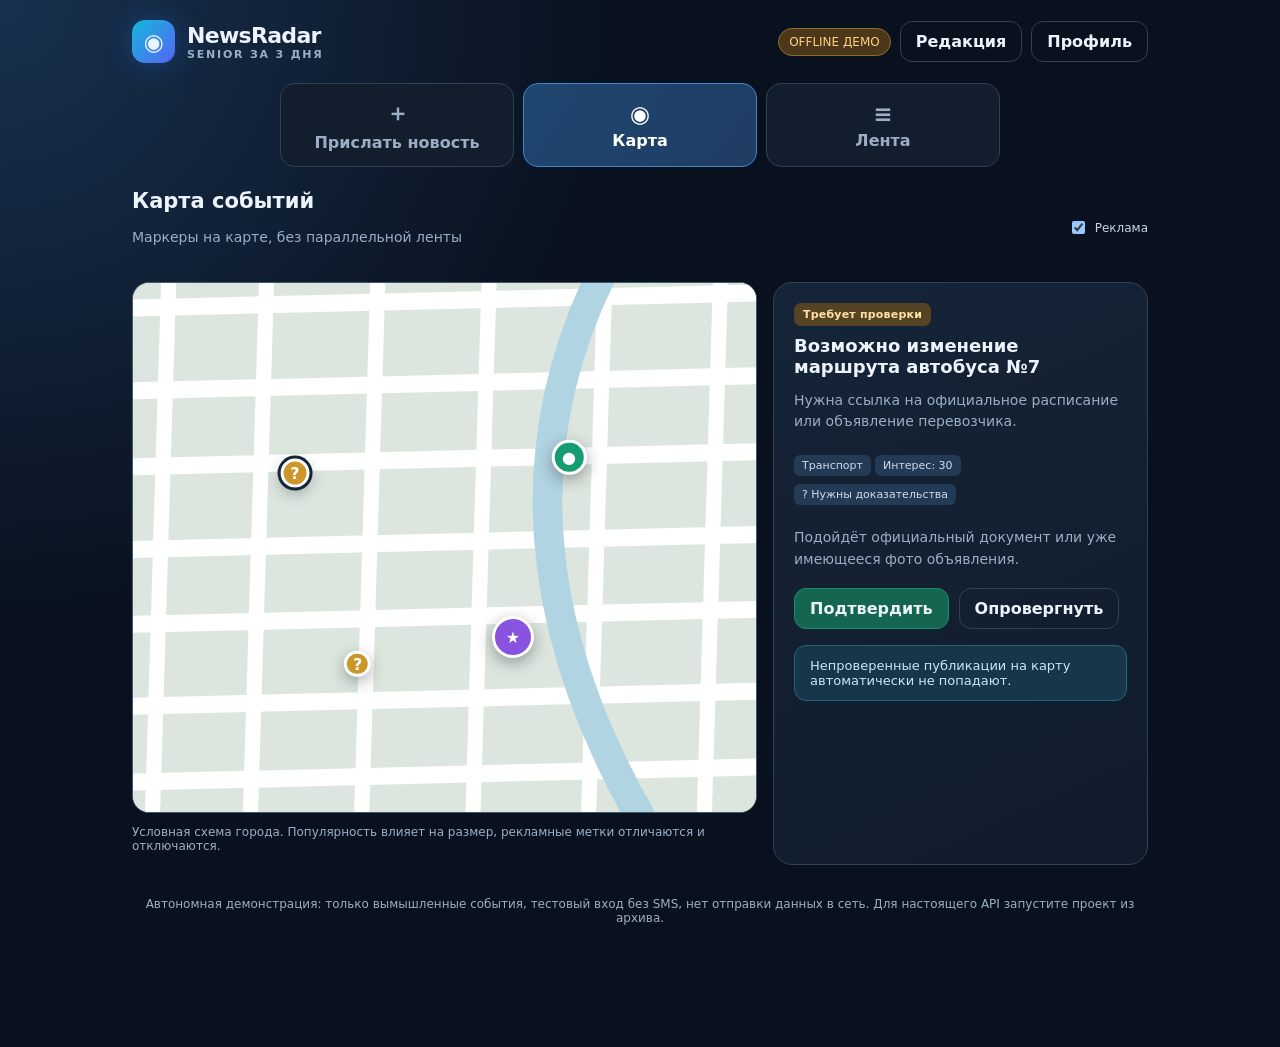
<file: offline_demo.html>
<!doctype html><html lang="ru"><head><meta charset="utf-8"><meta name="viewport" content="width=device-width,initial-scale=1"><title>NewsRadar · автономное демо</title><style>:root{color-scheme:dark;--bg:#09111e;--panel:#121e2d;--panel2:#1b2a3d;--panel3:#20334a;--line:#304155;--text:#ecf3fb;--muted:#9baec5;--accent:#66b7ff;--green:#61dbb5;--amber:#ffd180;--red:#ff8892;--shadow:0 15px 48px #0006}*{box-sizing:border-box}body{margin:0;font-family:Inter,system-ui,-apple-system,'Segoe UI',Arial,sans-serif;background:radial-gradient(circle at top left,#18314f 0,transparent 38%),var(--bg);color:var(--text)}button,input,select,textarea{font:inherit}button{cursor:pointer}button:disabled{cursor:not-allowed;opacity:.45}a{color:var(--accent)}:focus-visible{outline:3px solid #7dd3fc;outline-offset:2px}.hidden{display:none!important}.shell{max-width:1220px;margin:auto;padding:20px 22px 110px;min-height:100vh}.header{display:flex;align-items:center;justify-content:space-between;gap:12px;margin-bottom:20px}.brand{display:flex;align-items:center;gap:12px;font-weight:800;font-size:22px;letter-spacing:-.7px}.brand small{display:block;font-size:11px;font-weight:600;letter-spacing:1.8px;text-transform:uppercase;color:var(--muted)}.logo{width:43px;height:43px;border-radius:13px;background:linear-gradient(135deg,#13b9dc,#5564f3);display:grid;place-items:center;box-shadow:0 0 30px #287bff4d;font-size:23px}.header-actions{display:flex;align-items:center;gap:9px}.chip,.pill{font-size:12px;padding:6px 10px;border-radius:99px;color:var(--muted);background:var(--panel2);border:1px solid var(--line)}.demo{color:#ffd180;background:#4b371a;border:1px solid #916b28}.btn{border:1px solid var(--line);border-radius:12px;padding:10px 15px;background:var(--panel2);color:var(--text);font-weight:650;transition:background .15s,transform .15s;text-decoration:none;display:inline-flex;align-items:center;justify-content:center;gap:8px;min-height:40px}.btn:hover{background:#28405b}.btn:active{transform:scale(.98)}.primary{background:linear-gradient(130deg,#327cdd,#635ff2);border-color:transparent;color:white}.primary:hover{background:linear-gradient(130deg,#378dea,#7675ff)}.green{background:#146650;border-color:#1c8b6b}.ghost{background:transparent}.danger{color:#ffb0b9;border-color:#774452;background:#3d232f}.muted{color:var(--muted)}.nav{display:grid;grid-template-columns:repeat(3,1fr);gap:9px;margin-bottom:22px}.nav button{border:1px solid var(--line);border-radius:15px;padding:14px 8px;font-weight:700;background:var(--panel);color:var(--muted)}.nav button.active{background:linear-gradient(125deg,#1e4770,#203c63);border-color:#4286ce;color:white}.nav button span{display:block;font-size:23px;margin-bottom:4px}.grid2{display:grid;grid-template-columns:1.6fr 1fr;gap:18px}.map-wrap{height:clamp(390px,63vh,700px);border-radius:20px;overflow:hidden;border:1px solid var(--line);position:relative;background:#14243a}.leaflet-container{height:100%;width:100%;background:#d5e3d7}.map-alt{height:100%;background:#e4e9e3;position:relative;overflow:hidden;color:#15314a}.map-alt .roads{height:100%;width:100%;position:absolute;inset:0}.map-dot{position:absolute;transform:translate(-50%,-50%);border:3px solid white;display:grid;place-items:center;box-shadow:0 4px 16px #20304070;font-weight:900;color:white;font-size:16px;z-index:3;border-radius:50%;cursor:pointer;transition:transform .16s}.map-dot:hover{transform:translate(-50%,-50%) scale(1.1)}.dot-event{background:#10a875}.dot-order{background:#d69b28}.dot-ad{background:#8952df}.map-dot.selected{outline:3px solid #0c1521;outline-offset:2px}.leaflet-div-icon{background:transparent;border:none}.leaf-pin{border:2px solid #fff;border-radius:50%;box-shadow:0 4px 14px #0005;display:grid;place-items:center;color:#fff;font-weight:900}.leaf-pin.order{background:#d69b28}.leaf-pin.event{background:#10a875}.leaf-pin.ad{background:#8952df}.map-selected{position:absolute;bottom:15px;left:15px;right:15px;z-index:500;background:#14233aee;border:1px solid #4c617b;border-radius:16px;padding:14px;box-shadow:var(--shadow)}.map-selected h3{margin:4px 0 8px;font-size:17px}.map-selected p{margin:0 0 8px;font-size:13px;color:#ccdae9}.map-selected .actions{display:flex;gap:8px;flex-wrap:wrap;margin-top:10px}.map-selected button{font-size:12px;min-height:34px}.panel{background:linear-gradient(155deg,#152437,#101c2c);border:1px solid var(--line);border-radius:19px;padding:20px}.panel h1{font-size:25px;letter-spacing:-.7px;margin:0 0 9px}.panel h2{font-size:18px;margin:0 0 13px}.sub{color:var(--muted);font-size:14px;line-height:1.55;margin:0 0 18px}.row{display:flex;align-items:center;gap:10px}.between{justify-content:space-between}.wrap{flex-wrap:wrap}.form{display:grid;gap:14px}.field{display:grid;gap:6px}.field label{font-size:13px;color:#bed1e5;font-weight:650}.field input,.field textarea,.field select{width:100%;background:#0d1928;border:1px solid #3d5068;color:var(--text);border-radius:11px;padding:12px;outline:none;min-height:42px}.field textarea{min-height:96px;resize:vertical}.field input:focus,.field textarea:focus,.field select:focus{border-color:#76b8ff}.two{display:grid;grid-template-columns:1fr 1fr;gap:12px}.map-tools{display:flex;align-items:center;justify-content:space-between;gap:9px;flex-wrap:wrap;margin-bottom:12px}.map-tools .btn{font-size:12px}.tag{padding:5px 9px;border-radius:7px;font-size:11px;font-weight:700;letter-spacing:.2px}.tag.review{background:#263e59;color:#add3ff}.tag.order{background:#564324;color:#ffe2a4}.tag.published{background:#194e40;color:#79f1c9}.tag.rejected{background:#532c36;color:#ffc1c7}.tag.ad{background:#3f295b;color:#e0c7ff}.section-title{font-size:21px;font-weight:800;margin:0 0 14px}.story{background:var(--panel);border:1px solid var(--line);border-radius:16px;padding:16px;margin-bottom:11px}.story h3{font-size:16px;line-height:1.32;margin:8px 0}.story p{font-size:13px;line-height:1.5;color:var(--muted);margin:8px 0 12px}.story .meta{font-size:12px;color:#a4b8d0}.story .buttons{display:flex;gap:8px}.story .buttons button{flex:1}.stats{display:grid;grid-template-columns:repeat(3,1fr);gap:10px;margin-bottom:18px}.stat{border:1px solid var(--line);border-radius:13px;padding:15px;background:var(--panel)}.stat b{display:block;font-size:23px}.stat small{font-size:11px;color:var(--muted)}.auth-cover{position:fixed;inset:0;background:#06101ccd;z-index:3000;display:flex;align-items:center;justify-content:center;padding:20px;backdrop-filter:blur(5px)}.modal{background:#132236;border:1px solid #49617d;border-radius:20px;padding:22px;width:min(100%,480px);max-height:90vh;overflow-y:auto;box-shadow:var(--shadow)}.modal h2{margin:0 0 12px}.modal .sub{margin-bottom:13px}.modal-actions{display:flex;justify-content:flex-end;gap:10px;margin-top:20px}.notice{padding:12px 15px;border-radius:12px;background:#17364a;border:1px solid #256580;color:#c4eafa;font-size:13px}.notice.warn{background:#45371e;border-color:#806529;color:#ffe1ad}.error-text{color:#ff9aa7;font-size:13px}.success-text{color:#85e9bf;font-size:13px}.footer{color:var(--muted);text-align:center;font-size:12px;margin-top:32px}.loading{opacity:.65;pointer-events:none}.bullets{padding-left:19px;color:var(--muted);font-size:13px;line-height:1.75}.empty{padding:36px 15px;border:1px dashed var(--line);border-radius:14px;color:var(--muted);text-align:center}.sticky{position:sticky;top:20px}.switch{display:flex;gap:7px;align-items:center;font-size:12px;color:#c5d5e7}#toast{position:fixed;bottom:22px;right:22px;max-width:min(90vw,390px);background:#173b43;border:1px solid #358b8c;border-radius:14px;padding:15px;z-index:3500;box-shadow:var(--shadow);display:none}#toast.bad{background:#4b2736;border-color:#be6a7d}#toast.show{display:block}.editor-grid{display:grid;grid-template-columns:1.2fr 1fr;gap:15px}.editor-item{border:1px solid var(--line);border-radius:12px;padding:13px;cursor:pointer;margin-bottom:8px}.editor-item.active{border-color:#70b4f3;background:#1c3450}.editor-item small{display:block;color:var(--muted);margin-top:5px}.editor-item b{display:block;font-size:14px;margin:7px 0}.timeline{border-left:2px solid #3c647f;padding-left:14px;display:grid;gap:9px}.timeline-item{font-size:13px;color:var(--muted);padding:5px 0}.tiny{font-size:12px}.editor-list{max-height:490px;overflow-y:auto}.footnote{font-size:12px;color:var(--muted)}@media(max-width:760px){.shell{padding:12px 12px 106px}.header{margin-bottom:12px}.brand{font-size:18px}.brand small{font-size:10px}.header-actions .editor-link{display:none}.grid2,.editor-grid{grid-template-columns:1fr}.map-wrap{height:55vh;min-height:360px}.nav{position:fixed;z-index:1500;bottom:0;left:0;right:0;display:grid;grid-template-columns:repeat(3,1fr);margin:0;padding:9px 10px calc(9px + env(safe-area-inset-bottom));background:#0b1627f5;border-top:1px solid #324256;gap:6px}.nav button{padding:8px 4px;min-height:59px;border-radius:10px;font-size:12px}.nav button span{font-size:20px}.panel{padding:16px}.map-selected{left:8px;right:8px;bottom:8px}.two{grid-template-columns:1fr}.stats{grid-template-columns:repeat(3,1fr)}.stat{padding:11px}.stat b{font-size:18px}.sticky{position:static}}@media(prefers-reduced-motion:reduce){*{transition:none!important;scroll-behavior:auto!important}}

.offmap{height:clamp(360px,59vh,620px);background:#dfe8df;position:relative;border:1px solid #41596c;overflow:hidden;border-radius:17px}.offmap svg{width:100%;height:100%;position:absolute;inset:0}.offdot{position:absolute;display:grid;place-items:center;transform:translate(-50%,-50%);border:3px solid white;border-radius:50%;color:#fff;font-weight:800;box-shadow:0 5px 16px #0005;cursor:pointer;z-index:3}.offdot:focus-visible{outline-color:#0c1521}.offdot:hover{filter:brightness(1.12)}.offdot.ad{background:#8952df}.offdot.event{background:#159d71}.offdot.order{background:#cc962a}.offlayout{display:grid;grid-template-columns:1.5fr .9fr;gap:16px}.offcard{margin-top:12px}.nav{max-width:720px;margin-left:auto;margin-right:auto}.offapp{max-width:1060px;margin:auto}.offpill{display:inline-block;margin:4px 4px 4px 0;padding:4px 8px;border-radius:6px;font-size:11px;background:#243b55;color:#cedded}@media(max-width:770px){.offlayout{grid-template-columns:1fr}.offmap{height:55vh}.offapp{padding-bottom:78px}}
</style></head><body><div class="shell offapp"><header class="header"><div class="brand"><div class="logo">◉</div><div>NewsRadar<small>Senior за 3 дня</small></div></div><div class="header-actions"><span class="chip demo">OFFLINE ДЕМО</span><button class="btn ghost" id="edbtn">Редакция</button><button class="btn ghost" id="profilebtn">Профиль</button></div></header><nav class="nav" id="nav"><button data-page="send"><span>＋</span>Прислать новость</button><button data-page="map" class="active"><span>◉</span>Карта</button><button data-page="feed"><span>≡</span>Лента</button></nav><div id="main"></div><p class="footer">Автономная демонстрация: только вымышленные события, тестовый вход без SMS, нет отправки данных в сеть. Для настоящего API запустите проект из архива.</p></div><div id="modalCover" class="auth-cover hidden"><div class="modal"><div class="row between"><h2 id="modalTitle">Вход</h2><button class="btn ghost" onclick="closeModal()">✕</button></div><div id="modalBody"></div></div></div><div id="toast" role="status" aria-live="polite"></div><script>
const seed=[{id:1,title:'Возможно изменение маршрута автобуса №7',summary:'Нужна ссылка на официальное расписание или объявление перевозчика.',topic:'Транспорт',lat:55.752,lon:37.618,dx:26,dy:36,status:'order',question:'Подойдёт официальный документ или уже имеющееся фото объявления.',popularity:30,promoted:false,draft:1},{id:2,title:'Открытие выставки городской фотографии',summary:'Организаторы подтвердили программу мероприятия.',topic:'Культура',dx:70,dy:33,status:'published',popularity:210,promoted:false,draft:1},{id:3,title:'Концерт — рекламная афиша',summary:'Партнёрское событие с видеотизером (пример рекламной карточки).',topic:'Афиша',dx:61,dy:67,status:'published',popularity:45,promoted:true,draft:1},{id:4,title:'Уточняется режим работы спорткомплекса',summary:'Нет официального подтверждения информации об изменении графика.',topic:'Город',dx:36,dy:72,status:'order',question:'Нужно официальное объявление или документ.',popularity:12,promoted:false,draft:1},{id:5,title:'Новый мастер-класс по робототехнике',summary:'Сообщество опубликовало анонс встречи.',topic:'Технологии',dx:74,dy:78,status:'review',popularity:6,promoted:false,draft:1}];
let events=JSON.parse(localStorage.getItem('nr_off_events')||'null')||seed;let responses=JSON.parse(localStorage.getItem('nr_off_responses')||'[]');let user=localStorage.getItem('nr_off_phone')||'';let credits=Number(localStorage.getItem('nr_off_credits')||'0');let page='map',selected=1,ad=true,radius=10;
function save(){localStorage.setItem('nr_off_events',JSON.stringify(events));localStorage.setItem('nr_off_responses',JSON.stringify(responses));localStorage.setItem('nr_off_credits',String(credits));}
function q(id){return document.getElementById(id)}
function esc(s){return String(s??'').replace(/[&<>"']/g,c=>({'&':'&amp;','<':'&lt;','>':'&gt;','"':'&quot;',"'":'&#39;'}[c]))}
function notify(s){q('toast').textContent=s;q('toast').className='show';setTimeout(()=>q('toast').className='',4000)}
function modal(title,body){q('modalTitle').textContent=title;q('modalBody').innerHTML=body;q('modalCover').classList.remove('hidden')}
function closeModal(){q('modalCover').classList.add('hidden')}
function login(next){modal('Вход по номеру телефона',`<p class="sub">Только для демонстрации: SMS не отправляется, телефон хранится в вашем браузере.</p><div class="field"><label>Номер (можно тестовый)</label><input id="phone" placeholder="+79990000000" type="tel"/></div><div class="field" style="margin-top:10px"><label>Тестовый код: 123456</label><input id="code" inputmode="numeric" placeholder="123456"/></div><button class="btn primary" style="margin-top:14px" id="oklogin">Войти</button>`);q('oklogin').onclick=()=>{if(!/^\+[1-9]\d{9,14}$/.test(q('phone').value)||q('code').value!=='123456'){notify('Введите тестовый номер и код 123456');return}user=q('phone').value;localStorage.setItem('nr_off_phone',user);closeModal();notify('Демо-вход выполнен');if(next)next();else render()}}
function tab(name){page=name;document.querySelectorAll('#nav [data-page]').forEach(b=>b.classList.toggle('active',b.dataset.page===name));render()}
function eventBadge(e){return e.promoted?'<span class="tag ad">Реклама</span>':`<span class="tag ${e.status}">${e.status==='order'?'Требует проверки':e.status==='published'?'Проверено редактором':e.status==='review'?'Редакторская проверка':'Отклонено'}</span>`}
function mapPage(){let visible=events.filter(e=>['order','published'].includes(e.status)&&(!e.promoted||ad));let e=visible.find(x=>x.id===selected)||visible[0];let markers=visible.map(x=>{let r=Math.min(47,19+Math.log2(1+x.popularity)*2+(x.promoted?12:0));return `<button aria-label="${esc(x.title)}" title="${esc(x.title)}" onclick="selected=${x.id};render()" class="offdot ${x.promoted?'ad':x.status==='order'?'order':'event'}" style="width:${r}px;height:${r}px;left:${x.dx}%;top:${x.dy}%;${selected===x.id?'outline:3px solid #16263a;':''}">${x.promoted?'★':x.status==='order'?'?':'●'}</button>`}).join('');const road=`<svg viewBox="0 0 700 530" preserveAspectRatio="none" aria-hidden="true"><rect width="700" height="530" fill="#dce6df"/><g stroke="white" stroke-width="17">${[25,108,184,267,342,424,500].map(y=>`<path d="M0 ${y} L700 ${y-15}"/>`).join('')}${[40,150,275,400,530,660].map(x=>`<path d="M${x} 0 L${x-18} 530"/>`).join('')}</g><path d="M530 -15 Q380 250 580 550" fill="none" stroke="#b1d4e2" stroke-width="33"/></svg>`;return `<div class="row between wrap" style="margin-bottom:15px"><div><h1 class="section-title">Карта событий</h1><p class="sub">Маркеры на карте, без параллельной ленты</p></div><label class="switch"><input type="checkbox" id="adBox" ${ad?'checked':''} onchange="ad=this.checked;render()"> Реклама</label></div><div class="offlayout"><div><div class="offmap">${road}${markers}</div><p class="footnote">Условная схема города. Популярность влияет на размер, рекламные метки отличаются и отключаются.</p></div><aside class="panel">${e?`${eventBadge(e)}<h2 style="margin-top:13px">${esc(e.title)}</h2><p class="sub">${esc(e.summary)}</p><span class="offpill">${esc(e.topic)}</span><span class="offpill">Интерес: ${e.popularity}</span><span class="offpill">${e.promoted?'★ Реклама':e.status==='order'?'? Нужны доказательства':'✓ Проверено'}</span>${e.status==='order'?`<p class="sub" style="margin-top:18px">${esc(e.question)}</p><div class="row wrap"><button class="btn green" onclick="evidence(${e.id},'confirm')">Подтвердить</button><button class="btn ghost" onclick="evidence(${e.id},'refute')">Опровергнуть</button></div>`:e.promoted?'<div class="notice">Интерактивная афиша: здесь может быть видеоанонс, программа и ссылка. Это пример рекламы.</div>':''}`:'<p>В этом слое событий нет.</p>'}<div class="notice" style="margin-top:16px">Непроверенные публикации на карту автоматически не попадают.</div></aside></div>`}
function feedPage(){const items=events.filter(e=>e.status==='order');return `<h1 class="section-title">Лента запросов на проверку</h1><p class="sub">Отдельно от карты. Редакция ищет подтверждения или опровержения. Только вымышленные события.</p><div class="row" style="margin-bottom:16px"><label class="muted tiny">Радиус демонстрации</label><select class="btn" onchange="radius=Number(this.value);render()">${[2,5,10,25,50].map(n=>`<option value="${n}" ${n===radius?'selected':''}>${n} км</option>`).join('')}</select></div>${(radius<5?items.slice(0,1):items).map(e=>`<div class="story">${eventBadge(e)}<h3>${esc(e.title)}</h3><p>${esc(e.summary)}</p><div class="notice">Нужно уточнить: ${esc(e.question||'Источник и обстоятельства')}</div><p class="tiny muted">Вознаграждение: до 30 демо-баллов после принятия редактором</p><div class="buttons"><button class="btn green" onclick="evidence(${e.id},'confirm')">Подтвердить</button><button class="btn ghost" onclick="evidence(${e.id},'refute')">Опровергнуть</button></div></div>`).join('')||'<div class="empty">Нет открытых запросов.</div>'}`}
function evidence(id,kind){if(!user){login(()=>evidence(id,kind));return}const e=events.find(x=>x.id===id);modal(kind==='confirm'?'Подтверждение':'Опровержение',`<p class="sub">${esc(e.title)}</p><div class="field"><label>Какими сведениями вы располагаете?</label><textarea id="textProof" minlength="8" placeholder="Напишите подтверждение, опровержение или ссылку на документ"></textarea></div><div class="field" style="margin-top:12px"><label>Дополнительно: фото или видео</label><input id="proofFile" type="file" accept="image/*,video/*"></div><p class="footnote">В автономном демо имя файла сохранится только в браузере, а сам файл никуда не передаётся.</p><button id="submitProof" class="btn primary">Передать редактору</button>`);q('submitProof').onclick=()=>{const text=q('textProof').value;if(text.length<8){notify('Напишите хотя бы 8 символов');return}responses.push({id:Date.now(),event_id:id,kind,text,filename:q('proofFile').files[0]?.name||'',status:'pending'});save();closeModal();notify('Доказательство передано в демо-очередь редактора');render()}}
function sendPage(){return `<div class="panel" style="max-width:650px"><h1>Прислать новость</h1><p class="sub">Новое сообщение сначала проходит AI-сортировку и проверку человеком. Оно не появится на карте без решения редактора.</p><form id="sendform" class="form"><div class="field"><label>Заголовок</label><input id="newTitle" required minlength="8" placeholder="Что произошло?"></div><div class="field"><label>Описание</label><textarea id="newDesc" required minlength="8" placeholder="Что известно, откуда информация?"></textarea></div><div class="field"><label>Тема</label><select id="newTopic"><option>Город</option><option>Транспорт</option><option>Культура</option><option>Спорт</option><option>Технологии</option><option>Афиша</option></select></div><div class="field"><label>Фото или видео (демо)</label><input id="newFile" type="file" accept="image/*,video/*"></div><button class="btn primary">Отправить</button></form><div class="notice warn" style="margin-top:16px">Не нужно специально ездить к происшествиям. Используйте только информацию и материалы, которыми уже располагаете.</div></div>`}
function profilePage(){return `<div class="panel"><h1>Профиль</h1>${user?`<p>Телефон: ${esc(user)}</p><p>Баллы: <strong>${credits}</strong></p><p>Отправленных материалов: ${responses.length}</p><button class="btn ghost" onclick="user='';localStorage.removeItem('nr_off_phone');render()">Выйти</button>`:`<p class="sub">Для отправки потребуется тестовая регистрация. Чтение карты и ленты открыто без входа.</p><button class="btn primary" onclick="login()">Войти по телефону</button>`}<div class="notice" style="margin-top:20px">Состояние автономной демонстрации хранится в localStorage только этого браузера.</div></div>`}
function editorPage(){return `<h1 class="section-title">Редакторская панель · Демонстрация</h1><p class="sub">Нейросеть оценивает тему/важность (в автономном макете оценки имитируются). Редактор принимает решения. Ордер выполняется через отдельную ленту.</p><div class="stats"><div class="stat"><b>${events.filter(e=>e.status==='review').length}</b><small>На проверке</small></div><div class="stat"><b>${events.filter(e=>e.status==='order').length}</b><small>Ордеров</small></div><div class="stat"><b>${responses.filter(r=>r.status==='pending').length}</b><small>Новых ответов</small></div></div><div class="editor-grid"><div class="panel"><h2>Новости</h2>${events.map(e=>`<div class="editor-item" onclick="editEvent(${e.id})">${eventBadge(e)}<b>${esc(e.title)}</b><small>Черновик v${e.draft||1} · ${esc(e.topic)}</small></div>`).join('')}</div><div class="panel" id="selectedEditor"><p class="sub">Выберите новость слева</p></div></div><div class="panel" style="margin-top:14px"><h2>Ответы на ордера</h2>${responses.map(r=>{const e=events.find(x=>x.id===r.event_id);return `<div class="story"><span class="tag ${r.status==='pending'?'review':'published'}">${esc(r.status)}</span><h3>${esc(e?.title||'')}</h3><p>${esc(r.kind==='refute'?'Опровержение: ':'Подтверждение: ')}${esc(r.text)}</p>${r.filename?`<p class="tiny">Файл (только название): ${esc(r.filename)}</p>`:''}${r.status==='pending'?`<button class="btn green" onclick="review(${r.id},true)">Принять</button> <button class="btn danger" onclick="review(${r.id},false)">Отклонить</button>`:''}</div>`}).join('')||'<p class="sub">Ответов пока нет</p>'}</div><div class="row" style="margin-top:15px"><button class="btn ghost" onclick="resetDemo()">Сбросить демо</button></div>`}
function editEvent(id){const e=events.find(x=>x.id===id),panel=q('selectedEditor');panel.innerHTML=`${eventBadge(e)}<h2 style="margin-top:12px">${esc(e.title)}</h2><p class="sub">${esc(e.summary)}</p><div class="notice">AI-анализ в этом автономном демо имитируется. Нет автоматического подтверждения достоверности.</div><p>Версия черновика: <b>${e.draft||1}</b></p><div class="field"><label>Задание на проверку</label><textarea id="orderQuestion" placeholder="Какое подтверждение или опровержение требуется?">${esc(e.question||'')}</textarea></div><div class="row wrap" style="margin-top:12px"><button class="btn danger" onclick="decide(${id},'rejected')">Отклонить</button><button class="btn green" onclick="decide(${id},'published')">Одобрить</button><button class="btn primary" onclick="decide(${id},'order')">Создать ордер</button></div>`}
function decide(id,status){const e=events.find(x=>x.id===id);if(status==='order'){const question=q('orderQuestion')?.value.trim();if(!question){notify('Укажите, что именно необходимо проверить');return}e.question=question}e.status=status;save();render();notify('Редакторское решение сохранено (демо).')}
function review(id,accepted){const r=responses.find(x=>x.id===id);r.status=accepted?'accepted':'rejected';if(accepted){const e=events.find(x=>x.id===r.event_id);e.status='review';e.draft=(e.draft||1)+1;credits+=30}save();render();notify(accepted?'Ордер выполнен, новый черновик возвращён редактору':'Ответ отклонён')}
function resetDemo(){if(confirm('Сбросить локальные демонстрационные новости и ответы?')){events=JSON.parse(JSON.stringify(seed));responses=[];credits=0;save();render();}}
function render(){q('nav').style.display=page==='editor'||page==='profile'?'none':'';q('main').innerHTML=page==='map'?mapPage():page==='feed'?feedPage():page==='send'?sendPage():page==='profile'?profilePage():editorPage();if(page==='send'){q('sendform').onsubmit=ev=>{ev.preventDefault();if(!user){login(()=>tab('send'));return}const title=q('newTitle').value,summary=q('newDesc').value;if(title.length<8||summary.length<8){notify('Нужно больше информации');return}events.unshift({id:Date.now(),title,summary,topic:q('newTopic').value,dx:48,dy:45,status:'review',popularity:0,promoted:false,draft:1});save();notify('Новость создана и направлена редактору');tab('profile')}}}
q('nav').querySelectorAll('button').forEach(b=>b.onclick=()=>tab(b.dataset.page));q('profilebtn').onclick=()=>tab('profile');q('edbtn').onclick=()=>tab('editor');render();
</script></body></html>
</file>
